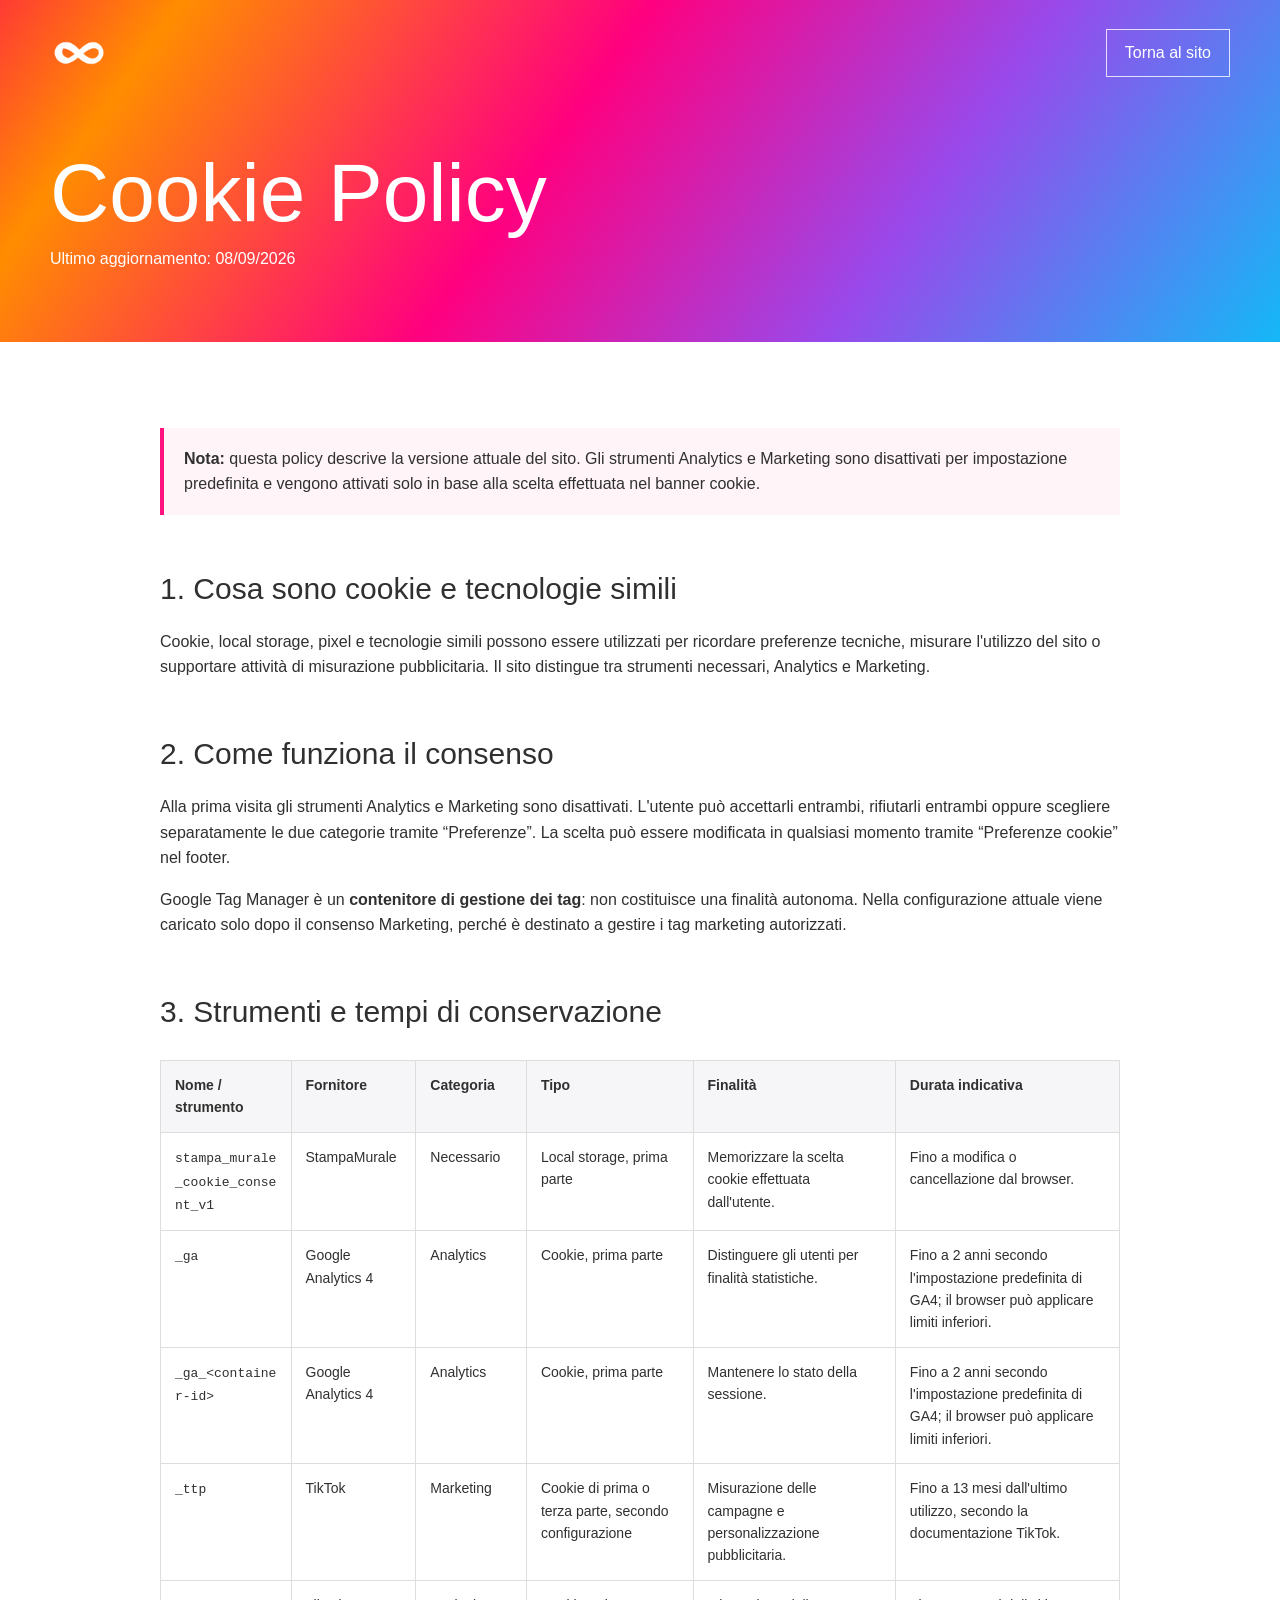
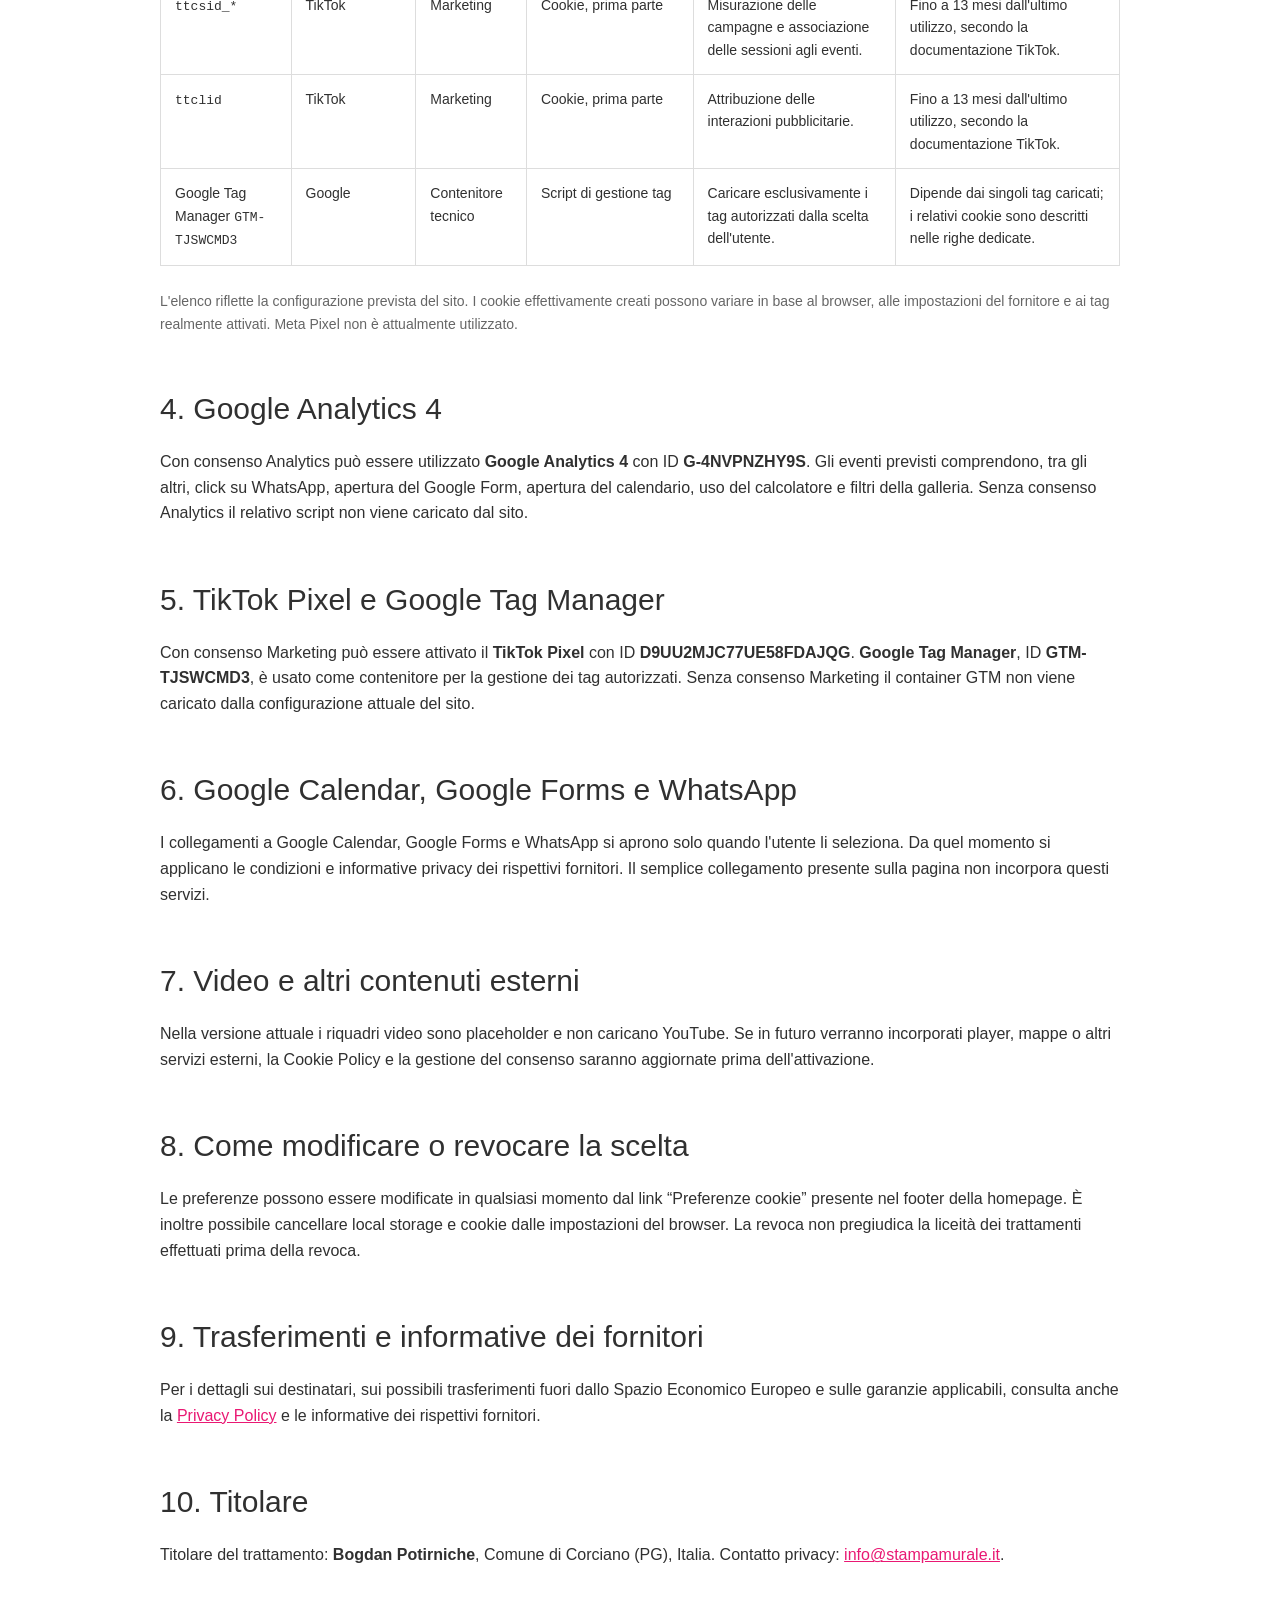
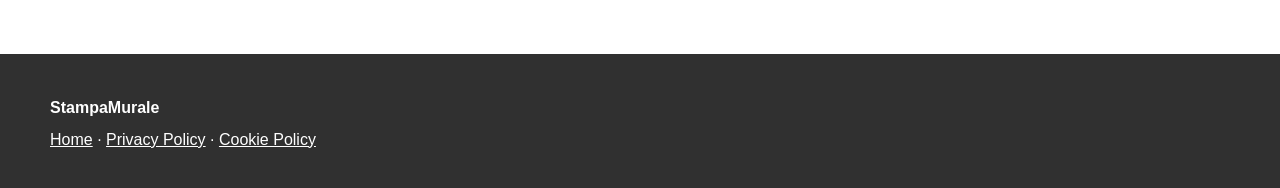
<file: cookie.html>
<!doctype html><html lang="it"><head><meta charset="utf-8"><meta name="viewport" content="width=device-width,initial-scale=1"><title>Cookie Policy | StampaMurale</title><meta name="description" content="Cookie Policy del sito StampaMurale.it"><link rel="canonical" href="https://stampamurale.it/cookie.html"><link rel="stylesheet" href="policy.css?v=2"></head><body><header class="policy-header"><div class="policy-shell"><nav class="policy-nav"><img src="smimages/logo.svg" alt="StampaMurale"><a href="index.html">Torna al sito</a></nav><h1>Cookie Policy</h1><p>Ultimo aggiornamento: 08/09/2026</p></div></header><main class="policy-main"><div class="policy-shell policy-content"><p class="policy-note"><strong>Nota:</strong> questa policy descrive la versione attuale del sito. Gli strumenti Analytics e Marketing sono disattivati per impostazione predefinita e vengono attivati solo in base alla scelta effettuata nel banner cookie.</p><h2>1. Cosa sono cookie e tecnologie simili</h2><p>Cookie, local storage, pixel e tecnologie simili possono essere utilizzati per ricordare preferenze tecniche, misurare l'utilizzo del sito o supportare attività di misurazione pubblicitaria. Il sito distingue tra strumenti necessari, Analytics e Marketing.</p><h2>2. Come funziona il consenso</h2><p>Alla prima visita gli strumenti Analytics e Marketing sono disattivati. L'utente può accettarli entrambi, rifiutarli entrambi oppure scegliere separatamente le due categorie tramite “Preferenze”. La scelta può essere modificata in qualsiasi momento tramite “Preferenze cookie” nel footer.</p><p>Google Tag Manager è un <strong>contenitore di gestione dei tag</strong>: non costituisce una finalità autonoma. Nella configurazione attuale viene caricato solo dopo il consenso Marketing, perché è destinato a gestire i tag marketing autorizzati.</p><h2>3. Strumenti e tempi di conservazione</h2><div class="policy-table-wrap"><table class="policy-table"><thead><tr><th>Nome / strumento</th><th>Fornitore</th><th>Categoria</th><th>Tipo</th><th>Finalità</th><th>Durata indicativa</th></tr></thead><tbody><tr><td><code>stampa_murale_cookie_consent_v1</code></td><td>StampaMurale</td><td>Necessario</td><td>Local storage, prima parte</td><td>Memorizzare la scelta cookie effettuata dall'utente.</td><td>Fino a modifica o cancellazione dal browser.</td></tr><tr><td><code>_ga</code></td><td>Google Analytics 4</td><td>Analytics</td><td>Cookie, prima parte</td><td>Distinguere gli utenti per finalità statistiche.</td><td>Fino a 2 anni secondo l'impostazione predefinita di GA4; il browser può applicare limiti inferiori.</td></tr><tr><td><code>_ga_&lt;container-id&gt;</code></td><td>Google Analytics 4</td><td>Analytics</td><td>Cookie, prima parte</td><td>Mantenere lo stato della sessione.</td><td>Fino a 2 anni secondo l'impostazione predefinita di GA4; il browser può applicare limiti inferiori.</td></tr><tr><td><code>_ttp</code></td><td>TikTok</td><td>Marketing</td><td>Cookie di prima o terza parte, secondo configurazione</td><td>Misurazione delle campagne e personalizzazione pubblicitaria.</td><td>Fino a 13 mesi dall'ultimo utilizzo, secondo la documentazione TikTok.</td></tr><tr><td><code>ttcsid_*</code></td><td>TikTok</td><td>Marketing</td><td>Cookie, prima parte</td><td>Misurazione delle campagne e associazione delle sessioni agli eventi.</td><td>Fino a 13 mesi dall'ultimo utilizzo, secondo la documentazione TikTok.</td></tr><tr><td><code>ttclid</code></td><td>TikTok</td><td>Marketing</td><td>Cookie, prima parte</td><td>Attribuzione delle interazioni pubblicitarie.</td><td>Fino a 13 mesi dall'ultimo utilizzo, secondo la documentazione TikTok.</td></tr><tr><td>Google Tag Manager <code>GTM-TJSWCMD3</code></td><td>Google</td><td>Contenitore tecnico</td><td>Script di gestione tag</td><td>Caricare esclusivamente i tag autorizzati dalla scelta dell'utente.</td><td>Dipende dai singoli tag caricati; i relativi cookie sono descritti nelle righe dedicate.</td></tr></tbody></table></div><p class="policy-small">L'elenco riflette la configurazione prevista del sito. I cookie effettivamente creati possono variare in base al browser, alle impostazioni del fornitore e ai tag realmente attivati. Meta Pixel non è attualmente utilizzato.</p><h2>4. Google Analytics 4</h2><p>Con consenso Analytics può essere utilizzato <strong>Google Analytics 4</strong> con ID <strong>G-4NVPNZHY9S</strong>. Gli eventi previsti comprendono, tra gli altri, click su WhatsApp, apertura del Google Form, apertura del calendario, uso del calcolatore e filtri della galleria. Senza consenso Analytics il relativo script non viene caricato dal sito.</p><h2>5. TikTok Pixel e Google Tag Manager</h2><p>Con consenso Marketing può essere attivato il <strong>TikTok Pixel</strong> con ID <strong>D9UU2MJC77UE58FDAJQG</strong>. <strong>Google Tag Manager</strong>, ID <strong>GTM-TJSWCMD3</strong>, è usato come contenitore per la gestione dei tag autorizzati. Senza consenso Marketing il container GTM non viene caricato dalla configurazione attuale del sito.</p><h2>6. Google Calendar, Google Forms e WhatsApp</h2><p>I collegamenti a Google Calendar, Google Forms e WhatsApp si aprono solo quando l'utente li seleziona. Da quel momento si applicano le condizioni e informative privacy dei rispettivi fornitori. Il semplice collegamento presente sulla pagina non incorpora questi servizi.</p><h2>7. Video e altri contenuti esterni</h2><p>Nella versione attuale i riquadri video sono placeholder e non caricano YouTube. Se in futuro verranno incorporati player, mappe o altri servizi esterni, la Cookie Policy e la gestione del consenso saranno aggiornate prima dell'attivazione.</p><h2>8. Come modificare o revocare la scelta</h2><p>Le preferenze possono essere modificate in qualsiasi momento dal link “Preferenze cookie” presente nel footer della homepage. È inoltre possibile cancellare local storage e cookie dalle impostazioni del browser. La revoca non pregiudica la liceità dei trattamenti effettuati prima della revoca.</p><h2>9. Trasferimenti e informative dei fornitori</h2><p>Per i dettagli sui destinatari, sui possibili trasferimenti fuori dallo Spazio Economico Europeo e sulle garanzie applicabili, consulta anche la <a href="privacy.html">Privacy Policy</a> e le informative dei rispettivi fornitori.</p><h2>10. Titolare</h2><p>Titolare del trattamento: <strong>Bogdan Potirniche</strong>, Comune di Corciano (PG), Italia. Contatto privacy: <a href="mailto:info@stampamurale.it">info@stampamurale.it</a>.</p></div></main><footer class="policy-footer"><div class="policy-shell"><p><strong>StampaMurale</strong></p><p><a href="index.html">Home</a> · <a href="privacy.html">Privacy Policy</a> · <a href="cookie.html">Cookie Policy</a></p></div></footer></body></html>
</file>
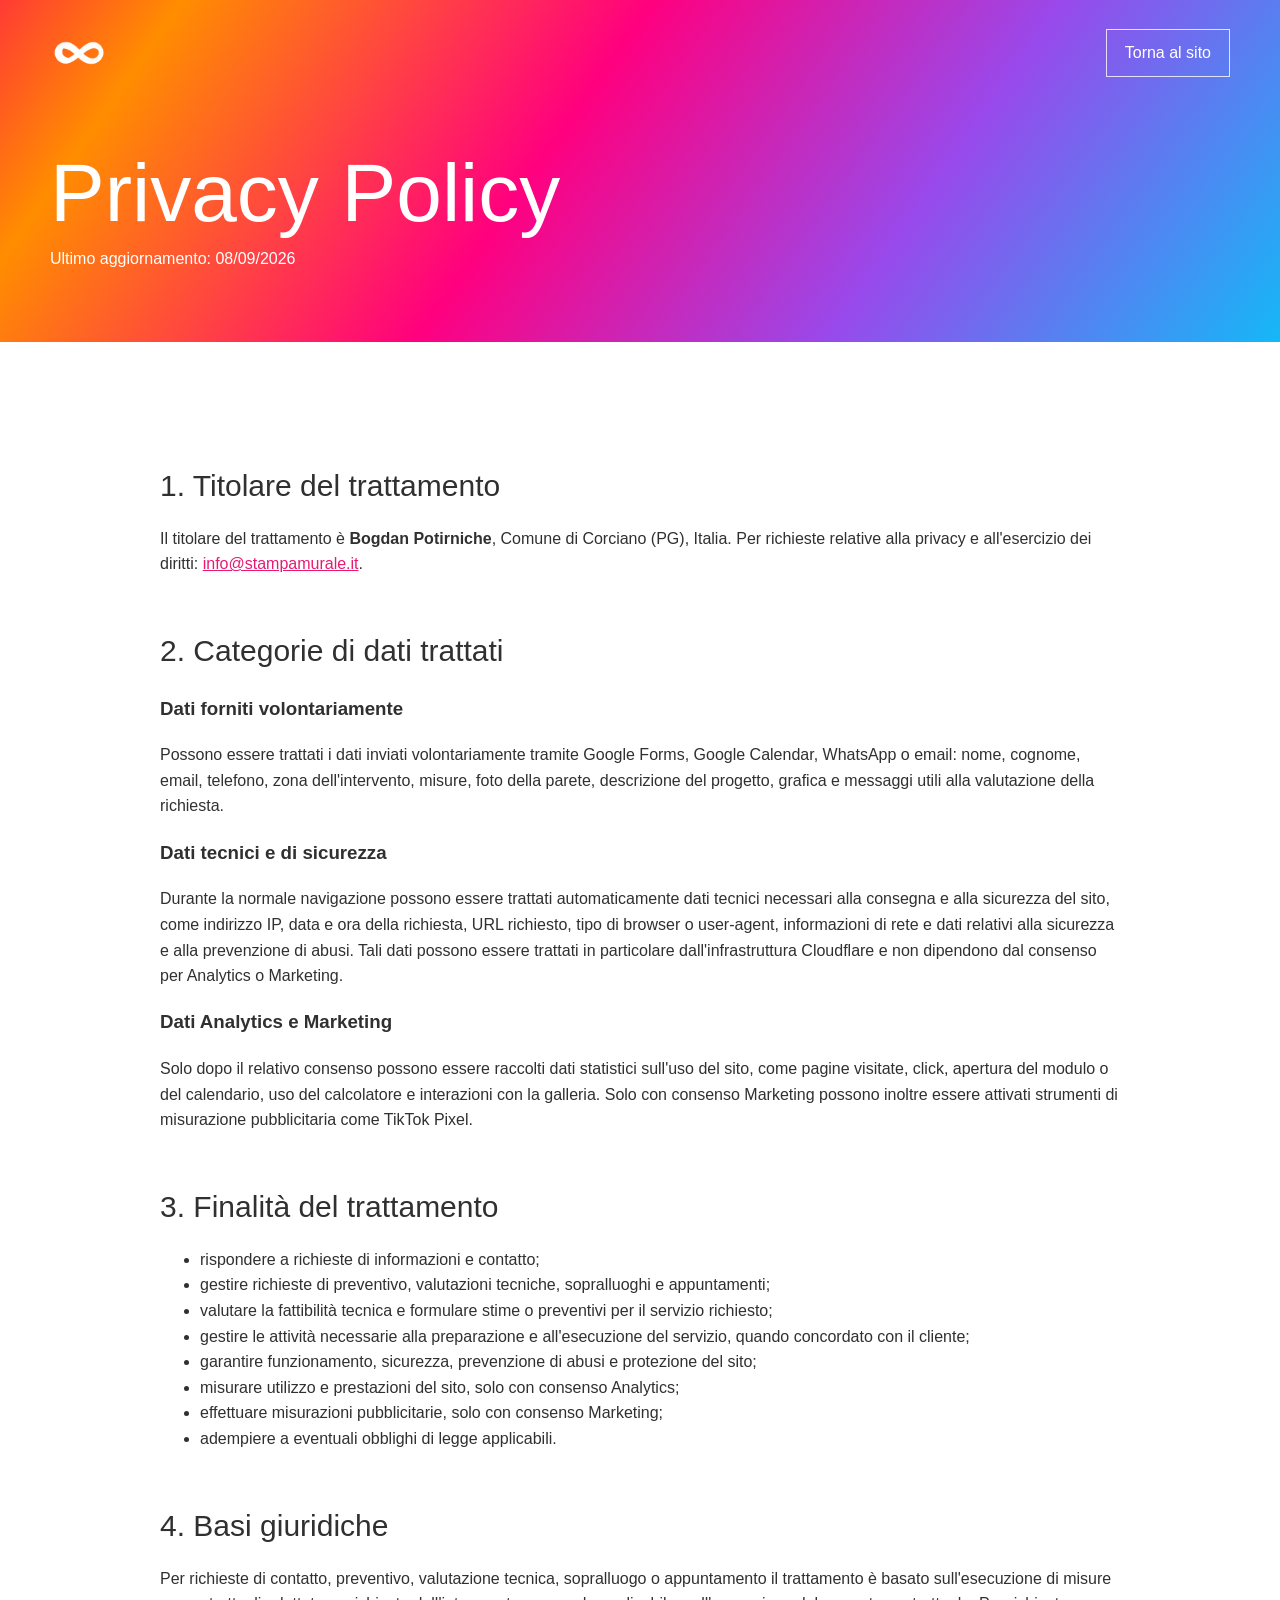
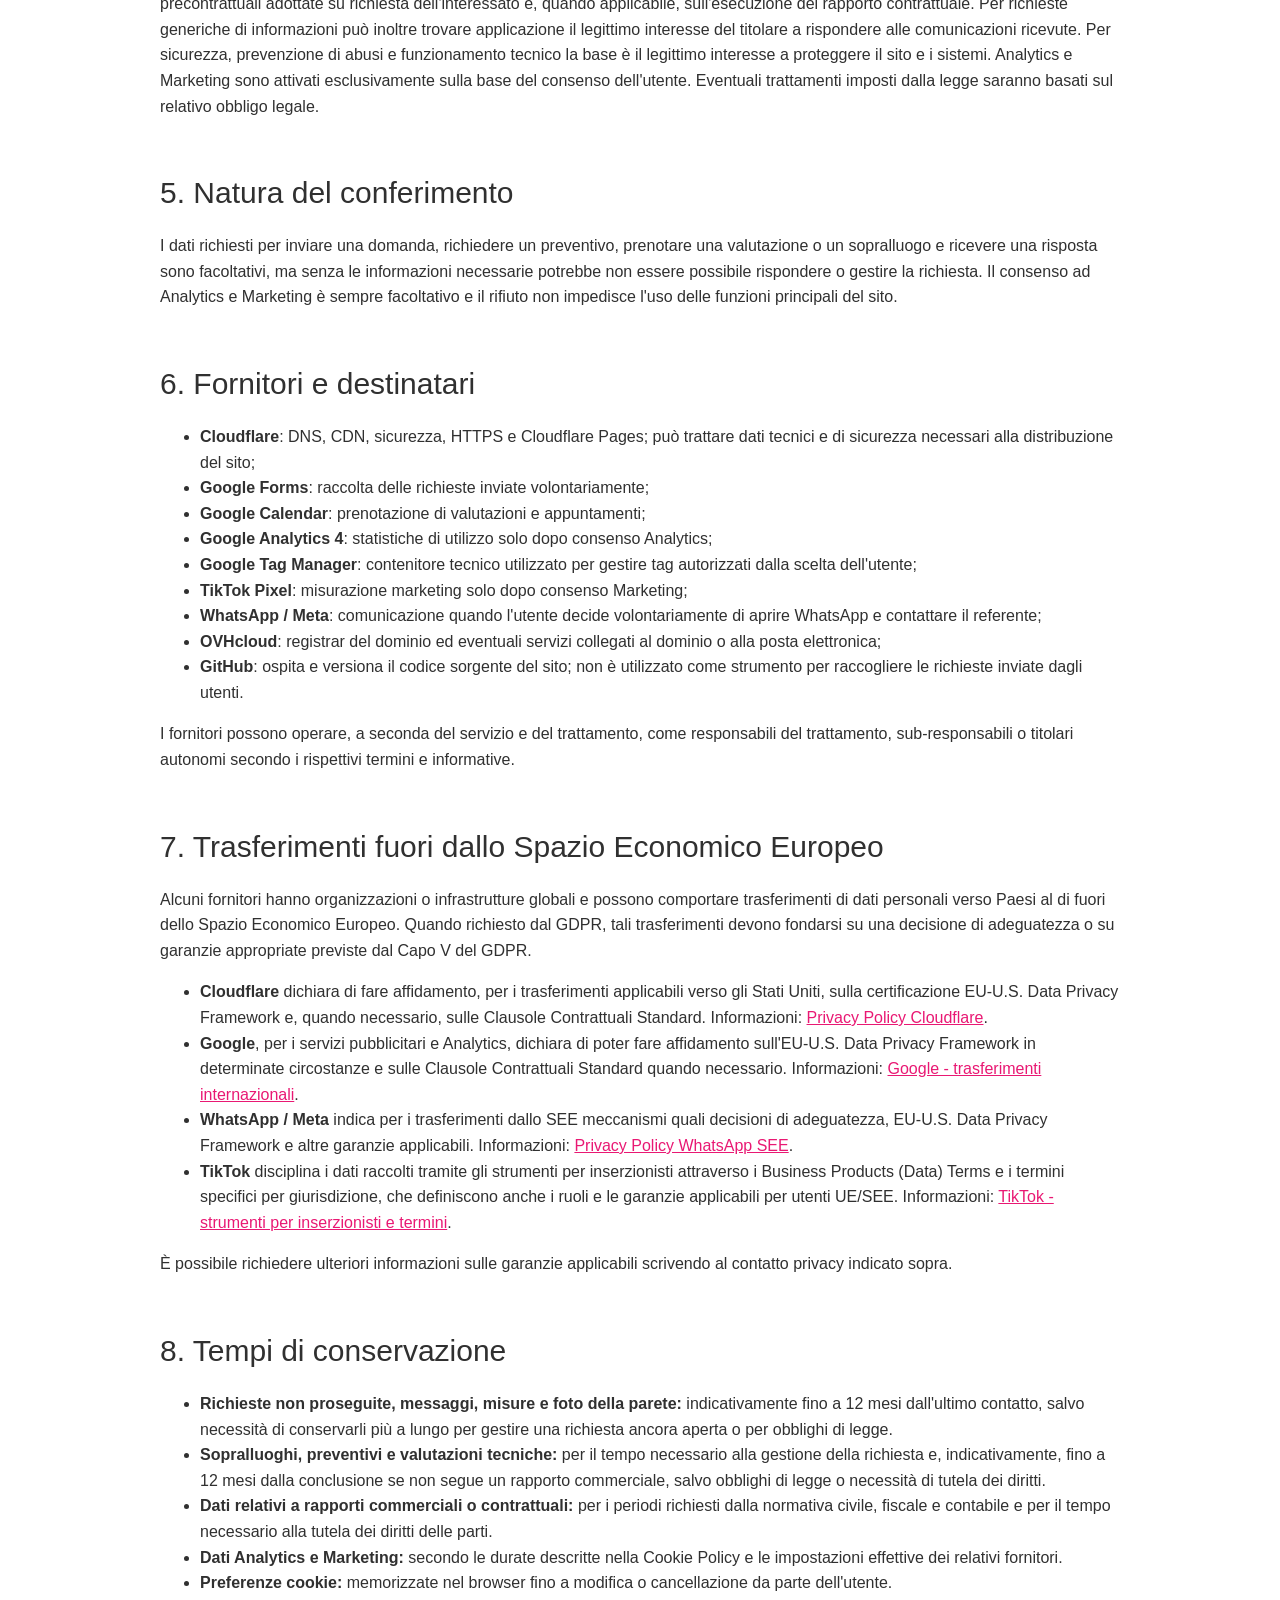
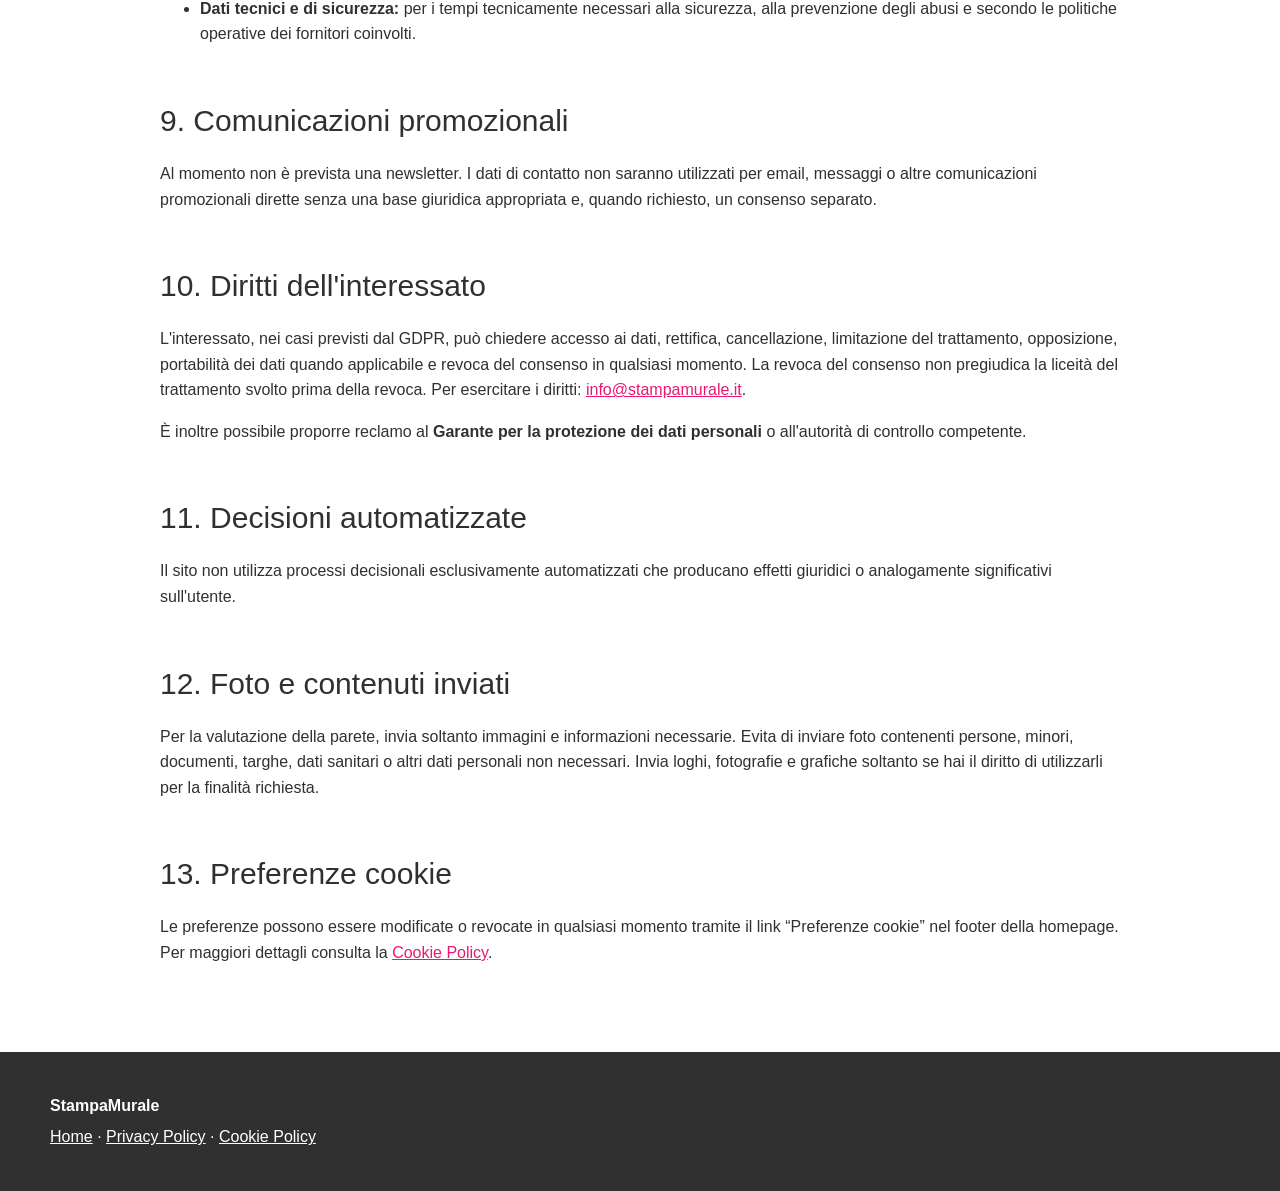
<file: privacy.html>
<!doctype html><html lang="it"><head><meta charset="utf-8"><meta name="viewport" content="width=device-width,initial-scale=1"><title>Privacy Policy | StampaMurale</title><meta name="description" content="Privacy Policy del sito StampaMurale.it"><link rel="canonical" href="https://stampamurale.it/privacy.html"><link rel="stylesheet" href="policy.css?v=2"></head><body><header class="policy-header"><div class="policy-shell"><nav class="policy-nav"><img src="smimages/logo.svg" alt="StampaMurale"><a href="index.html">Torna al sito</a></nav><h1>Privacy Policy</h1><p>Ultimo aggiornamento: 08/09/2026</p></div></header><main class="policy-main"><div class="policy-shell policy-content"><h2>1. Titolare del trattamento</h2><p>Il titolare del trattamento è <strong>Bogdan Potirniche</strong>, Comune di Corciano (PG), Italia. Per richieste relative alla privacy e all'esercizio dei diritti: <a href="mailto:info@stampamurale.it">info@stampamurale.it</a>.</p><h2>2. Categorie di dati trattati</h2><h3>Dati forniti volontariamente</h3><p>Possono essere trattati i dati inviati volontariamente tramite Google Forms, Google Calendar, WhatsApp o email: nome, cognome, email, telefono, zona dell'intervento, misure, foto della parete, descrizione del progetto, grafica e messaggi utili alla valutazione della richiesta.</p><h3>Dati tecnici e di sicurezza</h3><p>Durante la normale navigazione possono essere trattati automaticamente dati tecnici necessari alla consegna e alla sicurezza del sito, come indirizzo IP, data e ora della richiesta, URL richiesto, tipo di browser o user-agent, informazioni di rete e dati relativi alla sicurezza e alla prevenzione di abusi. Tali dati possono essere trattati in particolare dall'infrastruttura Cloudflare e non dipendono dal consenso per Analytics o Marketing.</p><h3>Dati Analytics e Marketing</h3><p>Solo dopo il relativo consenso possono essere raccolti dati statistici sull'uso del sito, come pagine visitate, click, apertura del modulo o del calendario, uso del calcolatore e interazioni con la galleria. Solo con consenso Marketing possono inoltre essere attivati strumenti di misurazione pubblicitaria come TikTok Pixel.</p><h2>3. Finalità del trattamento</h2><ul><li>rispondere a richieste di informazioni e contatto;</li><li>gestire richieste di preventivo, valutazioni tecniche, sopralluoghi e appuntamenti;</li><li>valutare la fattibilità tecnica e formulare stime o preventivi per il servizio richiesto;</li><li>gestire le attività necessarie alla preparazione e all'esecuzione del servizio, quando concordato con il cliente;</li><li>garantire funzionamento, sicurezza, prevenzione di abusi e protezione del sito;</li><li>misurare utilizzo e prestazioni del sito, solo con consenso Analytics;</li><li>effettuare misurazioni pubblicitarie, solo con consenso Marketing;</li><li>adempiere a eventuali obblighi di legge applicabili.</li></ul><h2>4. Basi giuridiche</h2><p>Per richieste di contatto, preventivo, valutazione tecnica, sopralluogo o appuntamento il trattamento è basato sull'esecuzione di misure precontrattuali adottate su richiesta dell'interessato e, quando applicabile, sull'esecuzione del rapporto contrattuale. Per richieste generiche di informazioni può inoltre trovare applicazione il legittimo interesse del titolare a rispondere alle comunicazioni ricevute. Per sicurezza, prevenzione di abusi e funzionamento tecnico la base è il legittimo interesse a proteggere il sito e i sistemi. Analytics e Marketing sono attivati esclusivamente sulla base del consenso dell'utente. Eventuali trattamenti imposti dalla legge saranno basati sul relativo obbligo legale.</p><h2>5. Natura del conferimento</h2><p>I dati richiesti per inviare una domanda, richiedere un preventivo, prenotare una valutazione o un sopralluogo e ricevere una risposta sono facoltativi, ma senza le informazioni necessarie potrebbe non essere possibile rispondere o gestire la richiesta. Il consenso ad Analytics e Marketing è sempre facoltativo e il rifiuto non impedisce l'uso delle funzioni principali del sito.</p><h2>6. Fornitori e destinatari</h2><ul><li><strong>Cloudflare</strong>: DNS, CDN, sicurezza, HTTPS e Cloudflare Pages; può trattare dati tecnici e di sicurezza necessari alla distribuzione del sito;</li><li><strong>Google Forms</strong>: raccolta delle richieste inviate volontariamente;</li><li><strong>Google Calendar</strong>: prenotazione di valutazioni e appuntamenti;</li><li><strong>Google Analytics 4</strong>: statistiche di utilizzo solo dopo consenso Analytics;</li><li><strong>Google Tag Manager</strong>: contenitore tecnico utilizzato per gestire tag autorizzati dalla scelta dell'utente;</li><li><strong>TikTok Pixel</strong>: misurazione marketing solo dopo consenso Marketing;</li><li><strong>WhatsApp / Meta</strong>: comunicazione quando l'utente decide volontariamente di aprire WhatsApp e contattare il referente;</li><li><strong>OVHcloud</strong>: registrar del dominio ed eventuali servizi collegati al dominio o alla posta elettronica;</li><li><strong>GitHub</strong>: ospita e versiona il codice sorgente del sito; non è utilizzato come strumento per raccogliere le richieste inviate dagli utenti.</li></ul><p>I fornitori possono operare, a seconda del servizio e del trattamento, come responsabili del trattamento, sub-responsabili o titolari autonomi secondo i rispettivi termini e informative.</p><h2>7. Trasferimenti fuori dallo Spazio Economico Europeo</h2><p>Alcuni fornitori hanno organizzazioni o infrastrutture globali e possono comportare trasferimenti di dati personali verso Paesi al di fuori dello Spazio Economico Europeo. Quando richiesto dal GDPR, tali trasferimenti devono fondarsi su una decisione di adeguatezza o su garanzie appropriate previste dal Capo V del GDPR.</p><ul><li><strong>Cloudflare</strong> dichiara di fare affidamento, per i trasferimenti applicabili verso gli Stati Uniti, sulla certificazione EU-U.S. Data Privacy Framework e, quando necessario, sulle Clausole Contrattuali Standard. Informazioni: <a href="https://www.cloudflare.com/privacypolicy/" target="_blank" rel="noopener">Privacy Policy Cloudflare</a>.</li><li><strong>Google</strong>, per i servizi pubblicitari e Analytics, dichiara di poter fare affidamento sull'EU-U.S. Data Privacy Framework in determinate circostanze e sulle Clausole Contrattuali Standard quando necessario. Informazioni: <a href="https://business.safety.google/adsdatatransfers/" target="_blank" rel="noopener">Google - trasferimenti internazionali</a>.</li><li><strong>WhatsApp / Meta</strong> indica per i trasferimenti dallo SEE meccanismi quali decisioni di adeguatezza, EU-U.S. Data Privacy Framework e altre garanzie applicabili. Informazioni: <a href="https://www.whatsapp.com/legal/privacy-policy-eea" target="_blank" rel="noopener">Privacy Policy WhatsApp SEE</a>.</li><li><strong>TikTok</strong> disciplina i dati raccolti tramite gli strumenti per inserzionisti attraverso i Business Products (Data) Terms e i termini specifici per giurisdizione, che definiscono anche i ruoli e le garanzie applicabili per utenti UE/SEE. Informazioni: <a href="https://ads.tiktok.com/resources/help/article/tiktok-advertiser-tools-and-related-terms?lang=it" target="_blank" rel="noopener">TikTok - strumenti per inserzionisti e termini</a>.</li></ul><p>È possibile richiedere ulteriori informazioni sulle garanzie applicabili scrivendo al contatto privacy indicato sopra.</p><h2>8. Tempi di conservazione</h2><ul><li><strong>Richieste non proseguite, messaggi, misure e foto della parete:</strong> indicativamente fino a 12 mesi dall'ultimo contatto, salvo necessità di conservarli più a lungo per gestire una richiesta ancora aperta o per obblighi di legge.</li><li><strong>Sopralluoghi, preventivi e valutazioni tecniche:</strong> per il tempo necessario alla gestione della richiesta e, indicativamente, fino a 12 mesi dalla conclusione se non segue un rapporto commerciale, salvo obblighi di legge o necessità di tutela dei diritti.</li><li><strong>Dati relativi a rapporti commerciali o contrattuali:</strong> per i periodi richiesti dalla normativa civile, fiscale e contabile e per il tempo necessario alla tutela dei diritti delle parti.</li><li><strong>Dati Analytics e Marketing:</strong> secondo le durate descritte nella Cookie Policy e le impostazioni effettive dei relativi fornitori.</li><li><strong>Preferenze cookie:</strong> memorizzate nel browser fino a modifica o cancellazione da parte dell'utente.</li><li><strong>Dati tecnici e di sicurezza:</strong> per i tempi tecnicamente necessari alla sicurezza, alla prevenzione degli abusi e secondo le politiche operative dei fornitori coinvolti.</li></ul><h2>9. Comunicazioni promozionali</h2><p>Al momento non è prevista una newsletter. I dati di contatto non saranno utilizzati per email, messaggi o altre comunicazioni promozionali dirette senza una base giuridica appropriata e, quando richiesto, un consenso separato.</p><h2>10. Diritti dell'interessato</h2><p>L'interessato, nei casi previsti dal GDPR, può chiedere accesso ai dati, rettifica, cancellazione, limitazione del trattamento, opposizione, portabilità dei dati quando applicabile e revoca del consenso in qualsiasi momento. La revoca del consenso non pregiudica la liceità del trattamento svolto prima della revoca. Per esercitare i diritti: <a href="mailto:info@stampamurale.it">info@stampamurale.it</a>.</p><p>È inoltre possibile proporre reclamo al <strong>Garante per la protezione dei dati personali</strong> o all'autorità di controllo competente.</p><h2>11. Decisioni automatizzate</h2><p>Il sito non utilizza processi decisionali esclusivamente automatizzati che producano effetti giuridici o analogamente significativi sull'utente.</p><h2>12. Foto e contenuti inviati</h2><p>Per la valutazione della parete, invia soltanto immagini e informazioni necessarie. Evita di inviare foto contenenti persone, minori, documenti, targhe, dati sanitari o altri dati personali non necessari. Invia loghi, fotografie e grafiche soltanto se hai il diritto di utilizzarli per la finalità richiesta.</p><h2>13. Preferenze cookie</h2><p>Le preferenze possono essere modificate o revocate in qualsiasi momento tramite il link “Preferenze cookie” nel footer della homepage. Per maggiori dettagli consulta la <a href="cookie.html">Cookie Policy</a>.</p></div></main><footer class="policy-footer"><div class="policy-shell"><p><strong>StampaMurale</strong></p><p><a href="index.html">Home</a> · <a href="privacy.html">Privacy Policy</a> · <a href="cookie.html">Cookie Policy</a></p></div></footer></body></html>
</file>
<file: policy.css>
*{box-sizing:border-box}html{scroll-behavior:smooth}body{margin:0;font-family:Montserrat,Arial,sans-serif;color:#303030;background:#fff;line-height:1.6}a{color:#e91873}.policy-header{background:linear-gradient(125deg,#ff3b34 0%,#ff8d00 12%,#ff007f 43%,#9949eb 70%,#14b8f7 100%);color:#fff;padding:24px 0 70px}.policy-shell{width:min(1180px,calc(100% - 40px));margin:auto}.policy-nav{display:flex;align-items:center;justify-content:space-between;gap:30px}.policy-nav img{height:58px;filter:brightness(0) invert(1)}.policy-nav a{color:#fff;text-decoration:none;border:1px solid rgba(255,255,255,.8);padding:10px 18px}.policy-header h1{font-size:clamp(46px,7vw,82px);font-weight:500;line-height:1;margin:70px 0 12px}.policy-header p{margin:0;font-size:16px}.policy-main{padding:70px 0}.policy-content{max-width:960px}.policy-content h2{font-size:30px;font-weight:500;margin:50px 0 12px}.policy-content p,.policy-content li{font-size:16px}.policy-note{background:#fff5f8;border-left:4px solid #ff137f;padding:18px 20px}.policy-small{font-size:14px!important;color:#666}.policy-table-wrap{width:100%;overflow-x:auto;margin:24px 0}.policy-table{width:100%;border-collapse:collapse;min-width:900px;background:#fff}.policy-table th,.policy-table td{border:1px solid #ddd;padding:13px 14px;text-align:left;vertical-align:top;font-size:14px}.policy-table th{background:#f6f6f8;font-weight:600}.policy-table code{font-size:13px;word-break:break-word}.policy-footer{background:#303030;color:#fff;padding:35px 0}.policy-footer a{color:#fff}.policy-footer p{margin:6px 0}@media(max-width:700px){.policy-header{padding-bottom:45px}.policy-nav img{height:45px}.policy-header h1{margin-top:45px}.policy-main{padding:45px 0}.policy-content h2{font-size:25px}.policy-table th,.policy-table td{padding:10px 11px;font-size:13px}}
</file>
